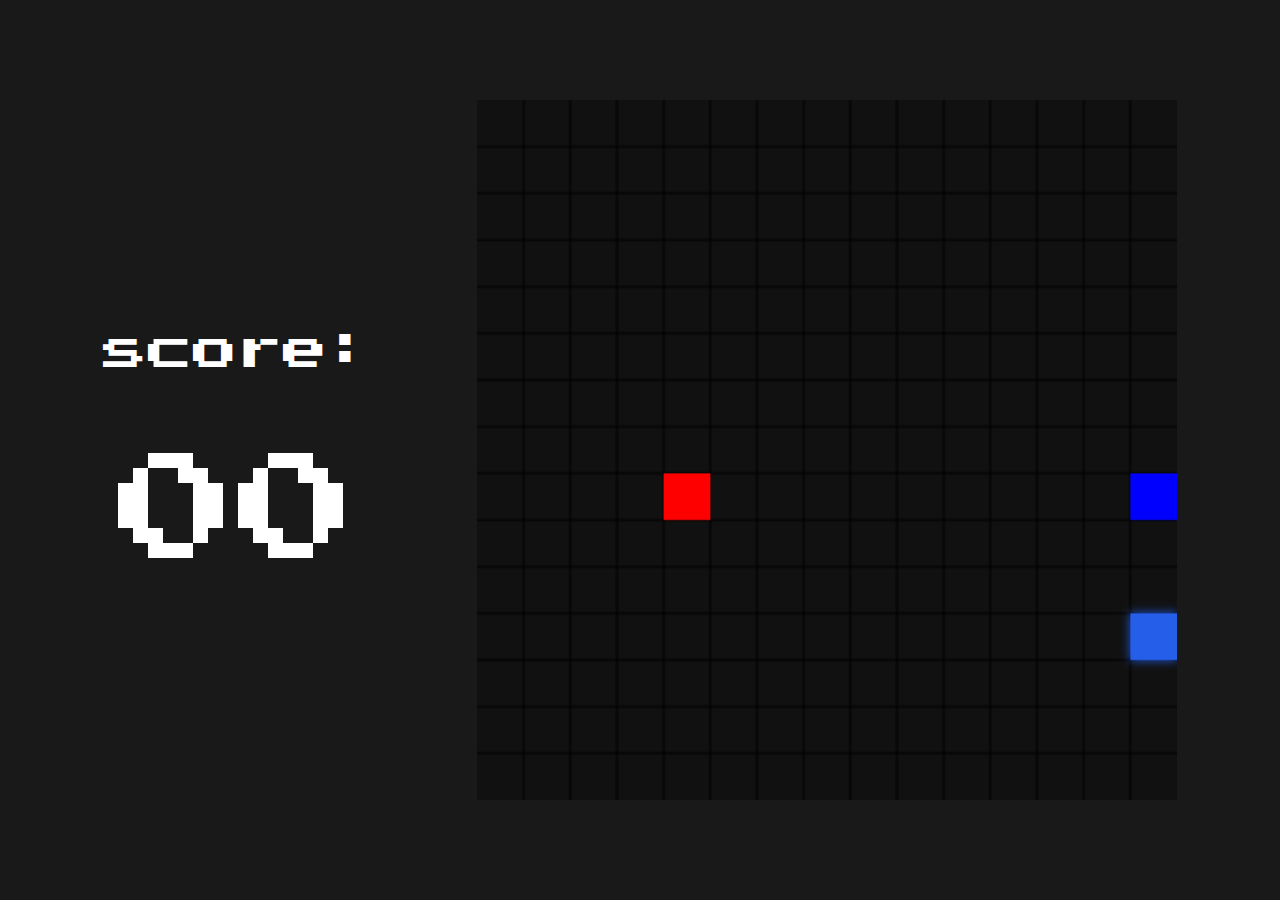
<file: index.html>
<!DOCTYPE html>
<html lang="en">
<head>
    <meta charset="UTF-8">
    <meta name="viewport" content="width=device-width, initial-scale=1.0">
    <link rel="stylesheet" href="/css/style.css">
    <link rel="stylesheet" href="https://fonts.googleapis.com/css2?family=Material+Symbols+Outlined:opsz,wght,FILL,GRAD@20..48,100..700,0..1,-50..200" />
    <title>jogo da cobrinha</title>
</head>
<body>
    <div class="pontuacao-p1">score: <span class="pontuacao-value-p1">00</span></div>


    <div class="menu-screen">
        <span class="state-game">game over</span>
        <span class="pontuacao-final">final score: <span>00</span></span>

        <button class="btn-play">
            <span class="material-symbols-outlined">
                play_circle
                </span>
            Jogar nomavente
        </button>
        <button class="btn-menu">
            Menu principal
        </button>
    </div>

    <canvas width="450" height="450"></canvas>


    <script src="/js/main.js"></script>
</body>
</html>
</file>
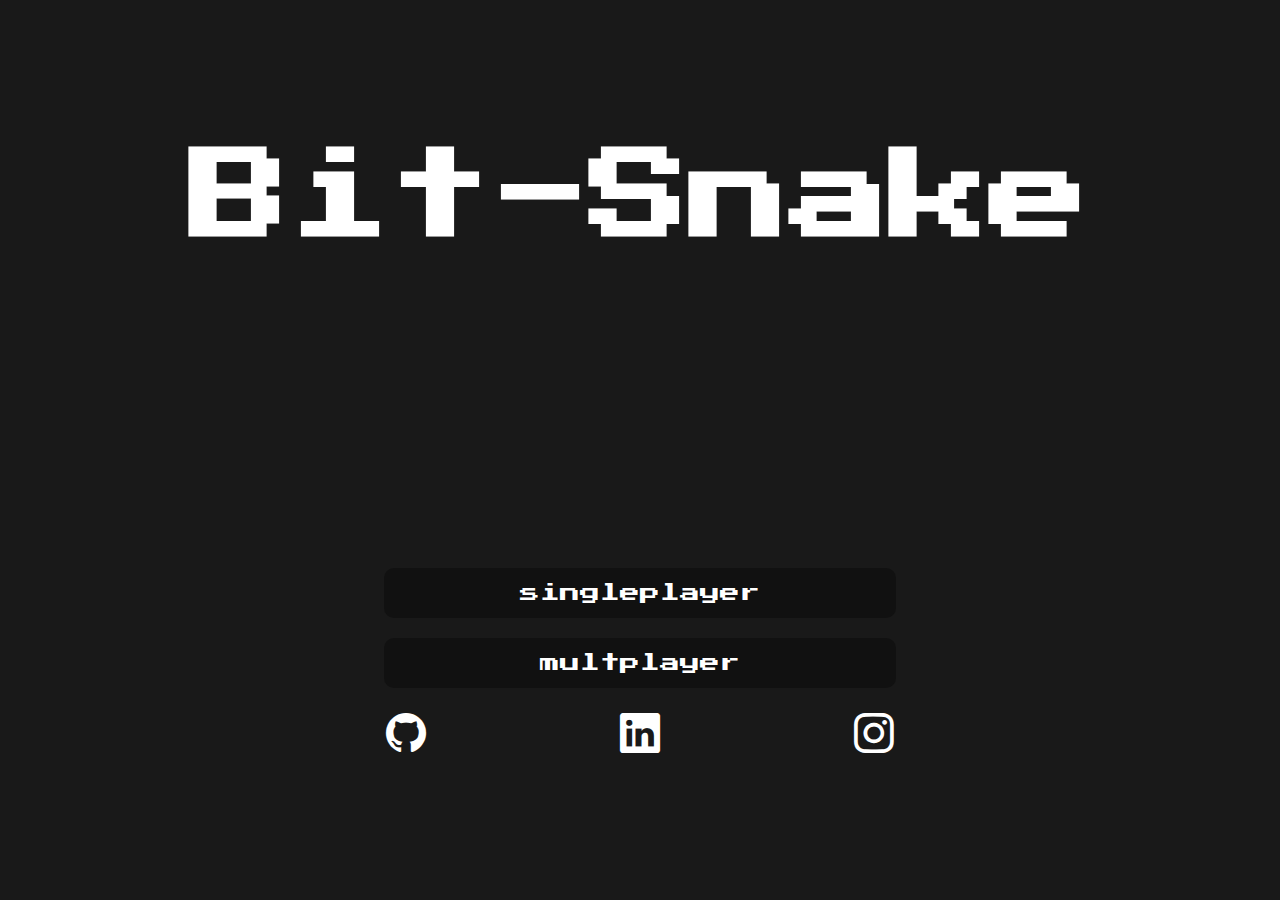
<file: menu.html>
<!DOCTYPE html>
<html lang="en">

<head>
    <meta charset="UTF-8">
    <meta name="viewport" content="width=device-width, initial-scale=1.0">
    <link rel="stylesheet" href="css/style.css">
    <link rel="stylesheet" href="https://cdn.jsdelivr.net/npm/bootstrap-icons@1.11.3/font/bootstrap-icons.min.css">
    <title>Document</title>
</head>

<body>
    <div class="conainer-menu">
        <h1 class="title">Bit-Snake</h1>

        <button class="singleplayer" onclick="window.location.href='single.html'">singleplayer</button>
        <button class="multplayer" onclick="window.location.href='mult.html'">multplayer</button>

        <div class="social-midia">
            <a href="https://github.com/samuel-bordignon" class="icons"><span><i class="bi bi-github"></i></span></a>
            <a href="https://www.linkedin.com/in/samuel-bordignon-b62794271/" class="icons"><span><i class="bi bi-linkedin"></i></span></a>
            <a href="" class="icons"><span><i class="bi bi-instagram"></i></span></a>
        </div>
    </div>
    <script src="/js/main.js"></script>
</body>

</html>
</file>
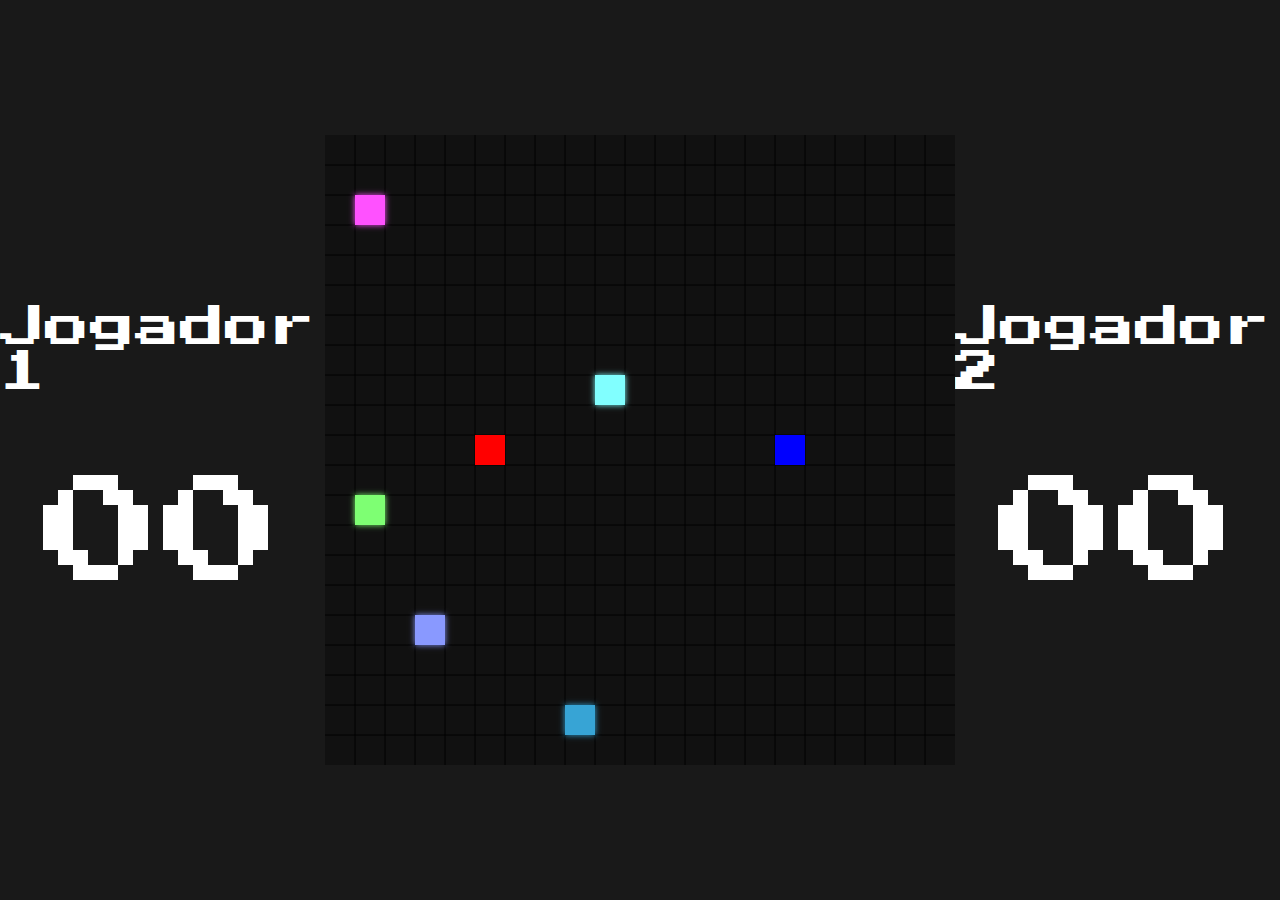
<file: mult.html>
<!DOCTYPE html>
<html lang="pt-br">
<head>
    <meta charset="UTF-8">
    <meta name="viewport" content="width=device-width, initial-scale=1.0">
    <link rel="stylesheet" href="/css/style.css">
    <link rel="stylesheet" href="https://fonts.googleapis.com/css2?family=Material+Symbols+Outlined:opsz,wght,FILL,GRAD@20..48,100..700,0..1,-50..200" />
    <title>jogo da cobrinha</title>
</head>
<body>
    <div class="container">
        <div class="pontuacao-p1">Jogador 1 <span class="pontuacao-value-p1">00</span></div>
    
        <canvas width="630" height="630"></canvas>
    
        <div class="pontuacao-p2">Jogador 2 <span class="pontuacao-value-p2">00</span></div>
    </div>
    


    <div class="menu-screen">
        <span class="state-game">game over</span>

        <button class="btn-play">
            <span class="material-symbols-outlined">
                play_circle
                </span>
            Jogar nomavente
        </button>
        <button class="btn-menu">
            Menu principal
        </button>
    </div>

    <script src="/js/multplayer.js"></script>
</body>
</html>
</file>
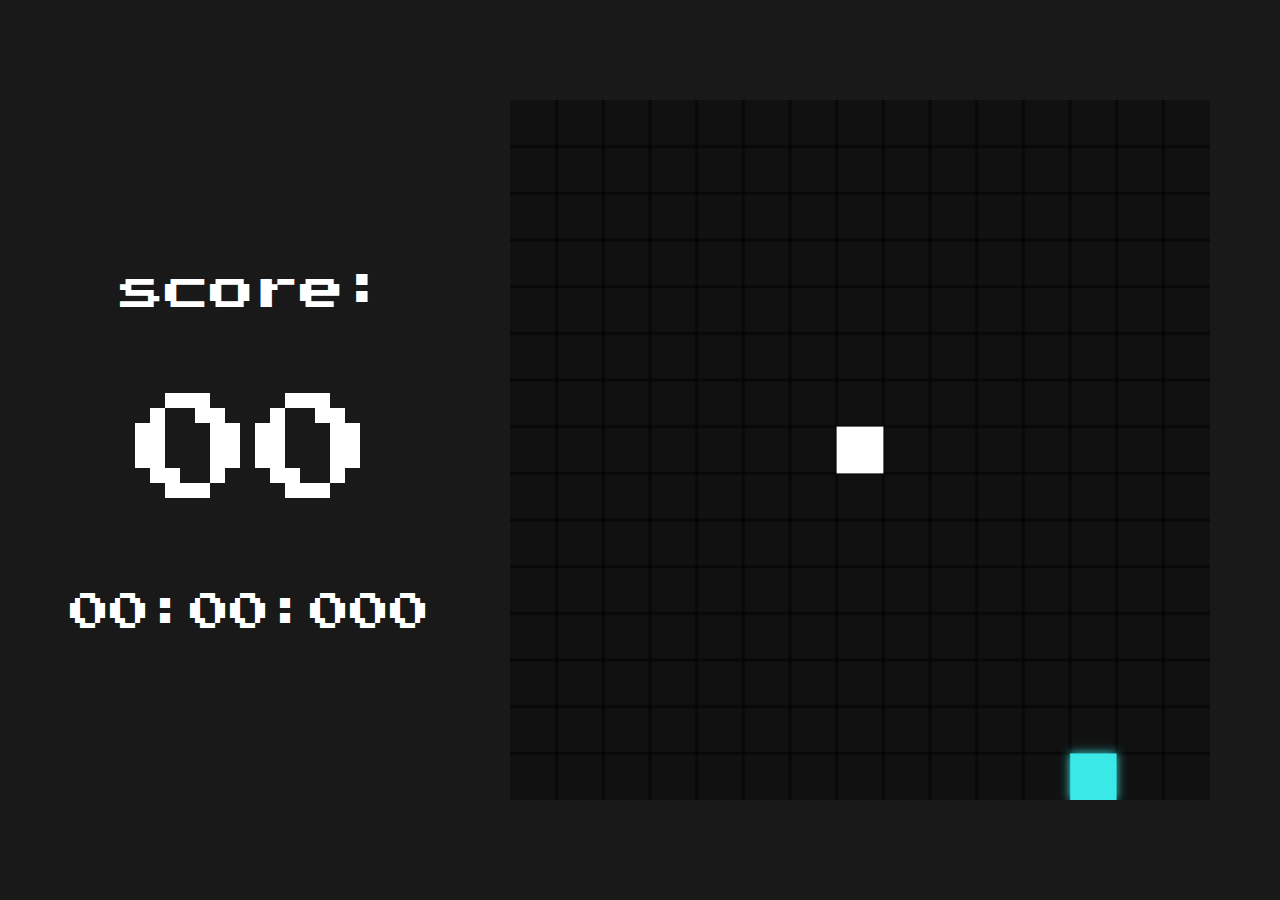
<file: single.html>
<!DOCTYPE html>
<html lang="en">

<head>
    <meta charset="UTF-8">
    <meta name="viewport" content="width=device-width, initial-scale=1.0">
    <link rel="stylesheet" href="/css/style.css">
    <link rel="stylesheet"
        href="https://fonts.googleapis.com/css2?family=Material+Symbols+Outlined:opsz,wght,FILL,GRAD@20..48,100..700,0..1,-50..200" />
    <title>jogo da cobrinha</title>
</head>

<body>
    <div class="container">
        <div class="container-score">
            <div class="pontuacao-p1">score: <span class="pontuacao-value-p1">00</span></div>

            <div class="timer">
                <span id="minute">00</span>:<span id="second">00</span>:<span id="millisecond">000</span>
            </div>

        </div>
        


        <canvas width="450" height="450"></canvas>

    </div>
    <div class="menu-screen">
        <span class="state-game">game over</span>
        <span class="pontuacao-final">Pontuação final: <span class="points">00</span></span>
        <div class="timer-menu">
            <span id="mensagem">Tempo total: </span><span id="minute-final">00</span>:<span id="second-final">00</span>:<span id="millisecond-final">000</span>
        </div>

        <button class="btn-play">
            <span class="material-symbols-outlined">
                play_circle
            </span>
            Jogar nomavente
        </button>
        <button class="btn-menu">
            Menu principal
        </button>
    </div>


    <script src="/js/singleplayer.js"></script>
</body>

</html>
</file>
<file: css/style.css>
@import url('https://fonts.googleapis.com/css2?family=Press+Start+2P&display=swap');@import url('https://fonts.googleapis.com/css2?family=Lato:ital,wght@0,100;0,300;0,400;0,700;0,900;1,100;1,300;1,400;1,700;1,900&display=swap');


* {
    margin: 0;
    padding: 0;
    box-sizing: border-box;
    font-family: "Press Start 2P", system-ui;
}

body {
    background-color: #191919;
    display: flex;
    min-height: 100vh;
    align-items: center;
    justify-content: space-evenly;
    flex-direction: row;
    color: white;

}

.container{
    display: flex;
    align-items: center;
    justify-content: space-evenly;
    flex-direction: row;
    width: 100%;
}

.container-score{
    display: flex;
    flex-direction: column;
    align-items: center;
    gap: 80px;
}

.timer{
    font-size: 40px;
    width: 370px;

}

.timer-menu{
    font-size: 1.5rem;
    margin-top: 40px;
    
}

#mensagem{
    color: white;
}


canvas {
    background-color: #111;
    width: 700px;
}

.pontuacao-p1,
.pontuacao-p2 {
    display: flex;
    flex-direction: column;
    align-items: center;
    font-size: 2.8rem;
}

.pontuacao-value-p1,
.pontuacao-value-p2 {
    font-weight: 500;
    font-size: 7.5rem;
    display: block;
    margin-top: 80px;
}

.menu-screen {
    position: absolute;
    display: none;
    gap: 20px;
    flex-direction: column;
    align-items: center;
    z-index: 1;
}

.state-game {
    text-transform: uppercase;
    font-weight: 500;
    font-size: 3rem;
}

.pontuacao-final {
    font-weight: 500;
    font-size: 1.5rem;
    margin-top: 40px;
}

.btn-play,
.btn-menu {
    border: none;
    border-radius: 100px;
    padding: 10px 15px 10px 12px;
    font-size: 1rem;
    font-weight: 600;
    color: #333;
    margin-top: 40px;
    display: flex;
    align-items: center;
    justify-content: center;
    gap: 5px;
    cursor: pointer;
}

.conainer-menu {
    display: flex;
    flex-direction: column;
    gap: 20px;
    justify-content: space-evenly;
    align-items: center;
    width: 100%;

}

.multplayer,
.singleplayer {
    display: flex;
    align-items: center;
    justify-content: center;
    cursor: pointer;
    background-color: #111;
    width: 40%;
    height: 50px;
    color: white;
    font-weight: 200;
    font-size: 20px;
    border: none;
    border-radius: 10px;


}

.title{
    margin-bottom: 300px;
    font-size: 100px;
    
}

.social-midia{
    display: flex;
    width: 70%;
    justify-content: space-evenly;
   
}

.icons{
    font-size: 40px;
    color: white;
}
</file>
